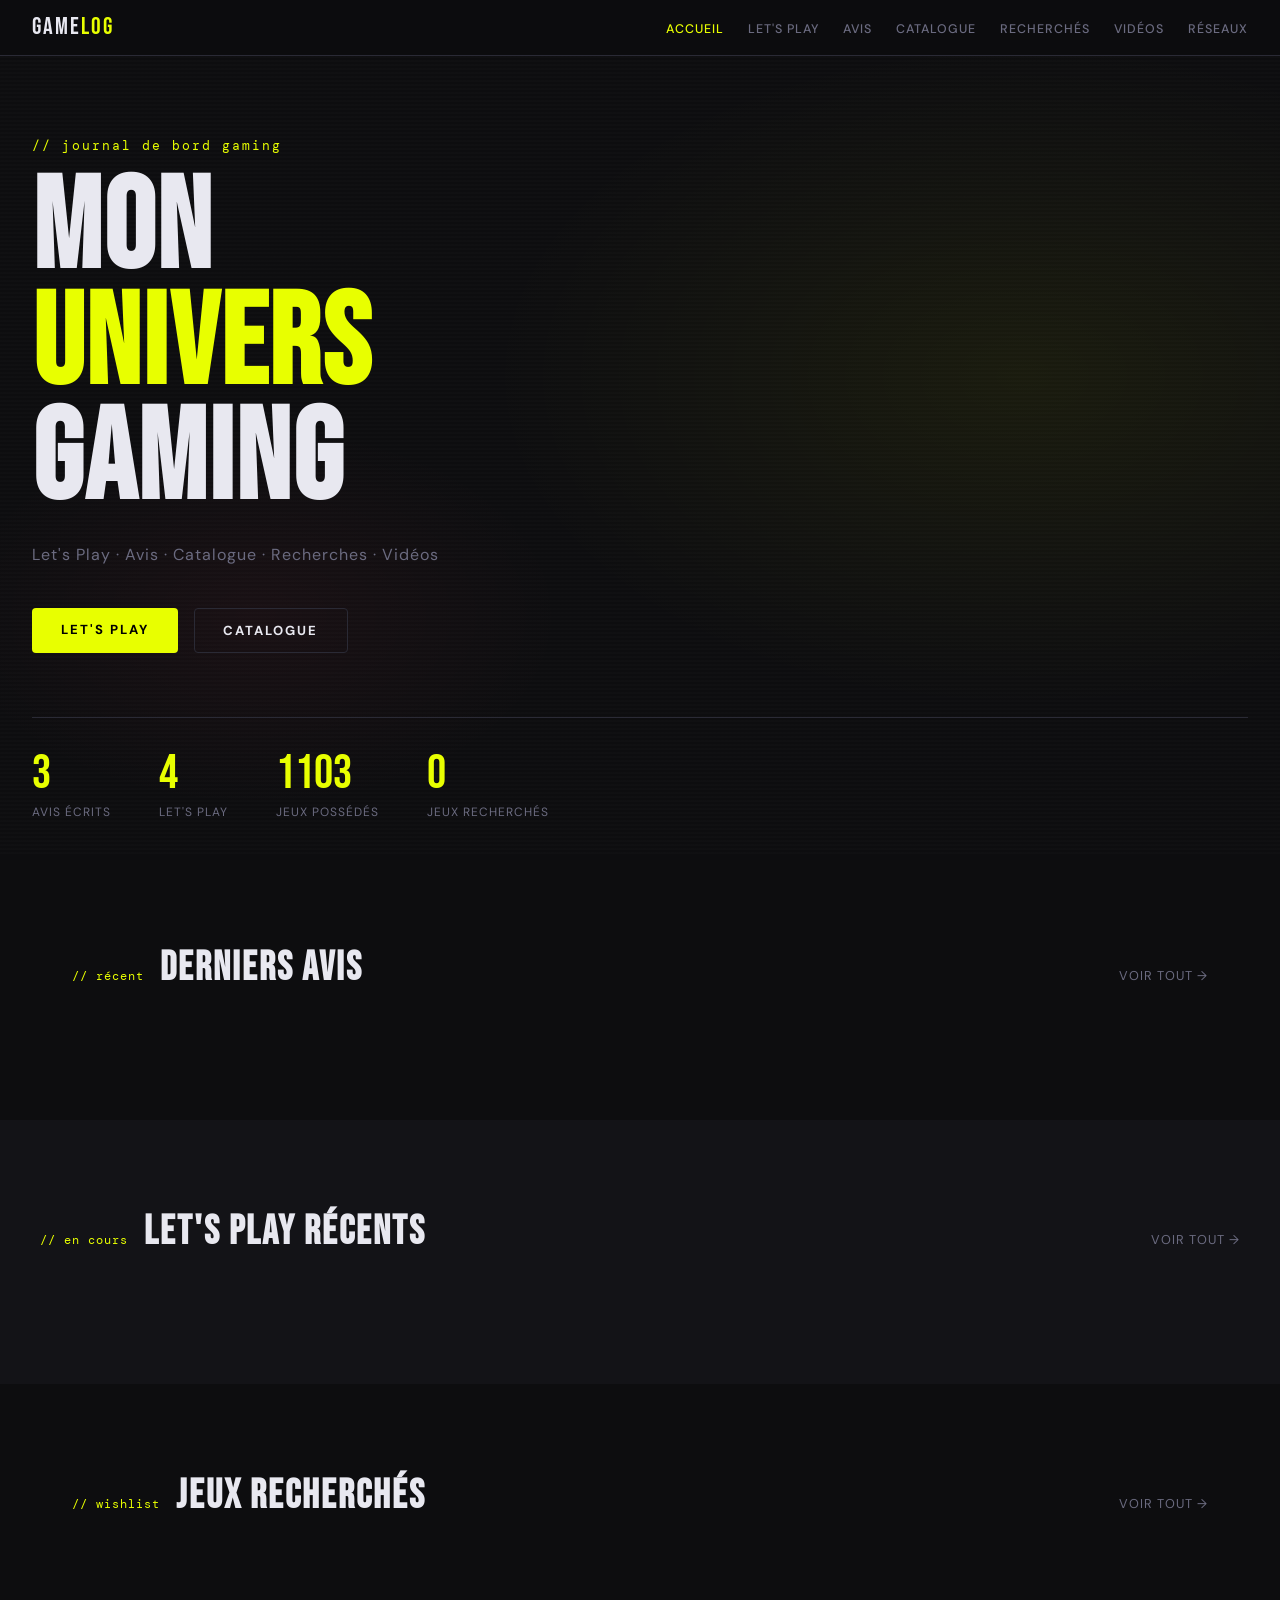
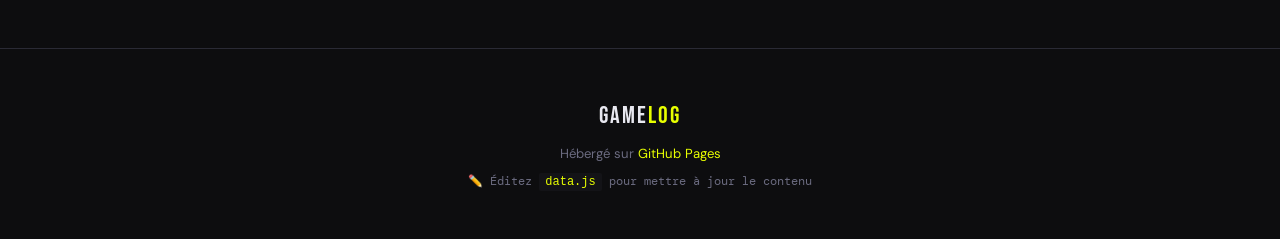
<file: index.html>
<!DOCTYPE html>
<html lang="fr">
<head>
  <meta charset="UTF-8" /><meta name="viewport" content="width=device-width, initial-scale=1.0" />
  <title>GameLog — Mon univers gaming</title>
  <link rel="preconnect" href="https://fonts.googleapis.com" />
  <link href="https://fonts.googleapis.com/css2?family=Bebas+Neue&family=DM+Sans:wght@300;400;500;700&family=DM+Mono:wght@400;500&display=swap" rel="stylesheet" />
  <link rel="stylesheet" href="style.css" />
</head>
<body data-page="accueil">
  <nav class="navbar">
    <a href="index.html" class="logo">GAME<span>LOG</span></a>
    <ul class="nav-links" id="nav-links">
      <li><a href="index.html" class="active">Accueil</a></li>
      <li><a href="letsplay.html">Let's Play</a></li>
      <li><a href="avis.html">Avis</a></li>
      <li><a href="catalogue.html">Catalogue</a></li>
      <li><a href="recherches.html">Recherchés</a></li>
      <li><a href="videos.html">Vidéos</a></li>
      <li><a href="reseaux.html">Réseaux</a></li>
    </ul>
    <button class="nav-toggle" onclick="toggleMenu()">☰</button>
  </nav>
  <header class="hero">
    <div class="hero-bg"><div class="scanline"></div></div>
    <div class="hero-content">
      <p class="hero-tag">// journal de bord gaming</p>
      <h1>MON<br><span class="accent">UNIVERS</span><br>GAMING</h1>
      <p class="hero-sub">Let's Play · Avis · Catalogue · Recherches · Vidéos</p>
      <div class="hero-cta">
        <a href="letsplay.html" class="btn btn-primary">Let's Play</a>
        <a href="catalogue.html" class="btn btn-ghost">Catalogue</a>
      </div>
    </div>
    <div class="hero-stats">
      <div class="stat"><span class="stat-num" id="cnt-avis">0</span><span class="stat-label">Avis écrits</span></div>
      <div class="stat"><span class="stat-num" id="cnt-lp">0</span><span class="stat-label">Let's Play</span></div>
      <div class="stat"><span class="stat-num" id="cnt-jeux">0</span><span class="stat-label">Jeux possédés</span></div>
      <div class="stat"><span class="stat-num" id="cnt-rech">0</span><span class="stat-label">Jeux recherchés</span></div>
    </div>
  </header>
  <section class="section">
    <div class="section-header">
      <span class="section-tag">// récent</span><h2>Derniers avis</h2>
      <a href="avis.html" class="see-all">Voir tout →</a>
    </div>
    <div class="cards-grid" id="recent-avis"></div>
  </section>
  <section class="section-dark">
    <div class="section-header" style="max-width:1200px;margin:0 auto 2.5rem">
      <span class="section-tag">// en cours</span><h2>Let's Play récents</h2>
      <a href="letsplay.html" class="see-all">Voir tout →</a>
    </div>
    <div class="lp-list" id="recent-lp" style="max-width:1200px;margin:0 auto"></div>
  </section>
  <section class="section">
    <div class="section-header">
      <span class="section-tag">// wishlist</span><h2>Jeux recherchés</h2>
      <a href="recherches.html" class="see-all">Voir tout →</a>
    </div>
    <div class="recherches-grid" id="recent-rech"></div>
  </section>
  <footer class="footer">
    <p class="logo">GAME<span>LOG</span></p>
    <p>Hébergé sur <a href="https://pages.github.com/" target="_blank">GitHub Pages</a></p>
    <p class="footer-edit">✏️ Éditez <code>data.js</code> pour mettre à jour le contenu</p>
  </footer>
  <script src="data.js?v=bc06e88"></script><script src="app.js?v=bc06e88"></script>
</body>
</html>
</file>
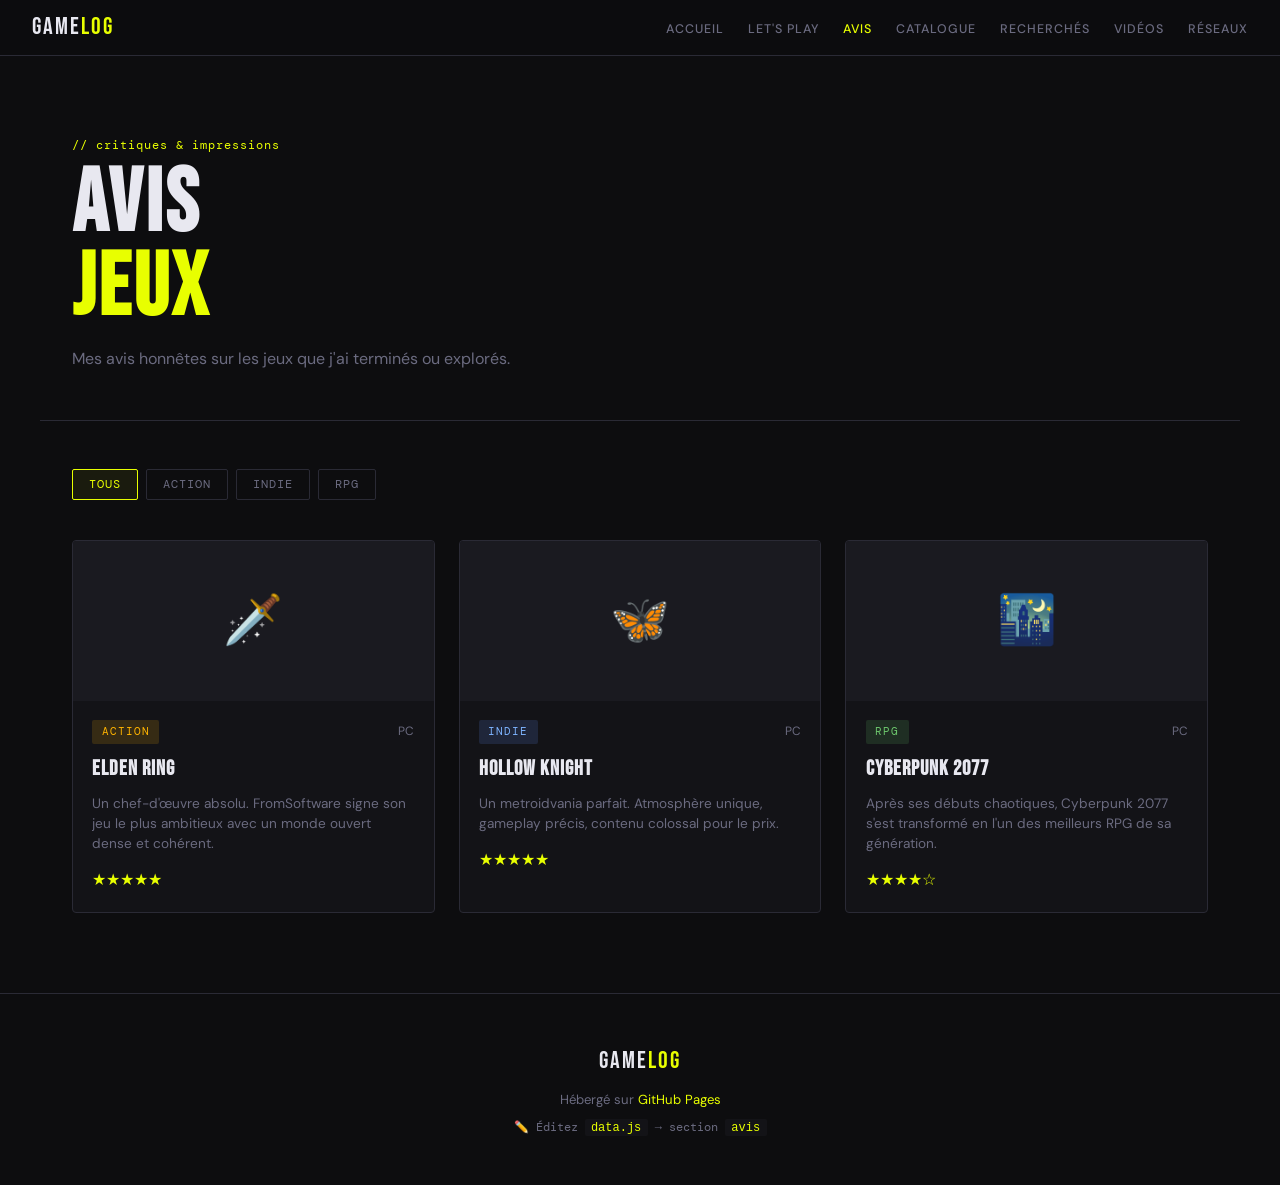
<file: avis.html>
<!DOCTYPE html>
<html lang="fr">
<head>
  <meta charset="UTF-8" /><meta name="viewport" content="width=device-width, initial-scale=1.0" />
  <title>Avis — GameLog</title>
  <link rel="preconnect" href="https://fonts.googleapis.com" />
  <link href="https://fonts.googleapis.com/css2?family=Bebas+Neue&family=DM+Sans:wght@300;400;500;700&family=DM+Mono:wght@400;500&display=swap" rel="stylesheet" />
  <link rel="stylesheet" href="style.css" />
</head>
<body data-page="avis">
  <nav class="navbar">
    <a href="index.html" class="logo">GAME<span>LOG</span></a>
    <ul class="nav-links" id="nav-links">
      <li><a href="index.html">Accueil</a></li>
      <li><a href="letsplay.html">Let's Play</a></li>
      <li><a href="avis.html" class="active">Avis</a></li>
      <li><a href="catalogue.html">Catalogue</a></li>
      <li><a href="recherches.html">Recherchés</a></li>
      <li><a href="videos.html">Vidéos</a></li>
      <li><a href="reseaux.html">Réseaux</a></li>
    </ul>
    <button class="nav-toggle" onclick="toggleMenu()">☰</button>
  </nav>
  <div class="page-hero">
    <span class="hero-tag section-tag">// critiques & impressions</span>
    <h1>AVIS<br><span class="accent">JEUX</span></h1>
    <p>Mes avis honnêtes sur les jeux que j'ai terminés ou explorés.</p>
  </div>
  <div class="page-content">
    <div class="filters" id="avis-filters"></div>
    <div class="cards-grid" id="avis-grid"></div>
  </div>
  <footer class="footer">
    <p class="logo">GAME<span>LOG</span></p>
    <p>Hébergé sur <a href="https://pages.github.com/" target="_blank">GitHub Pages</a></p>
    <p class="footer-edit">✏️ Éditez <code>data.js</code> → section <code>avis</code></p>
  </footer>
  <script src="data.js?v=bc06e88"></script><script src="app.js?v=bc06e88"></script>
</body>
</html>
</file>
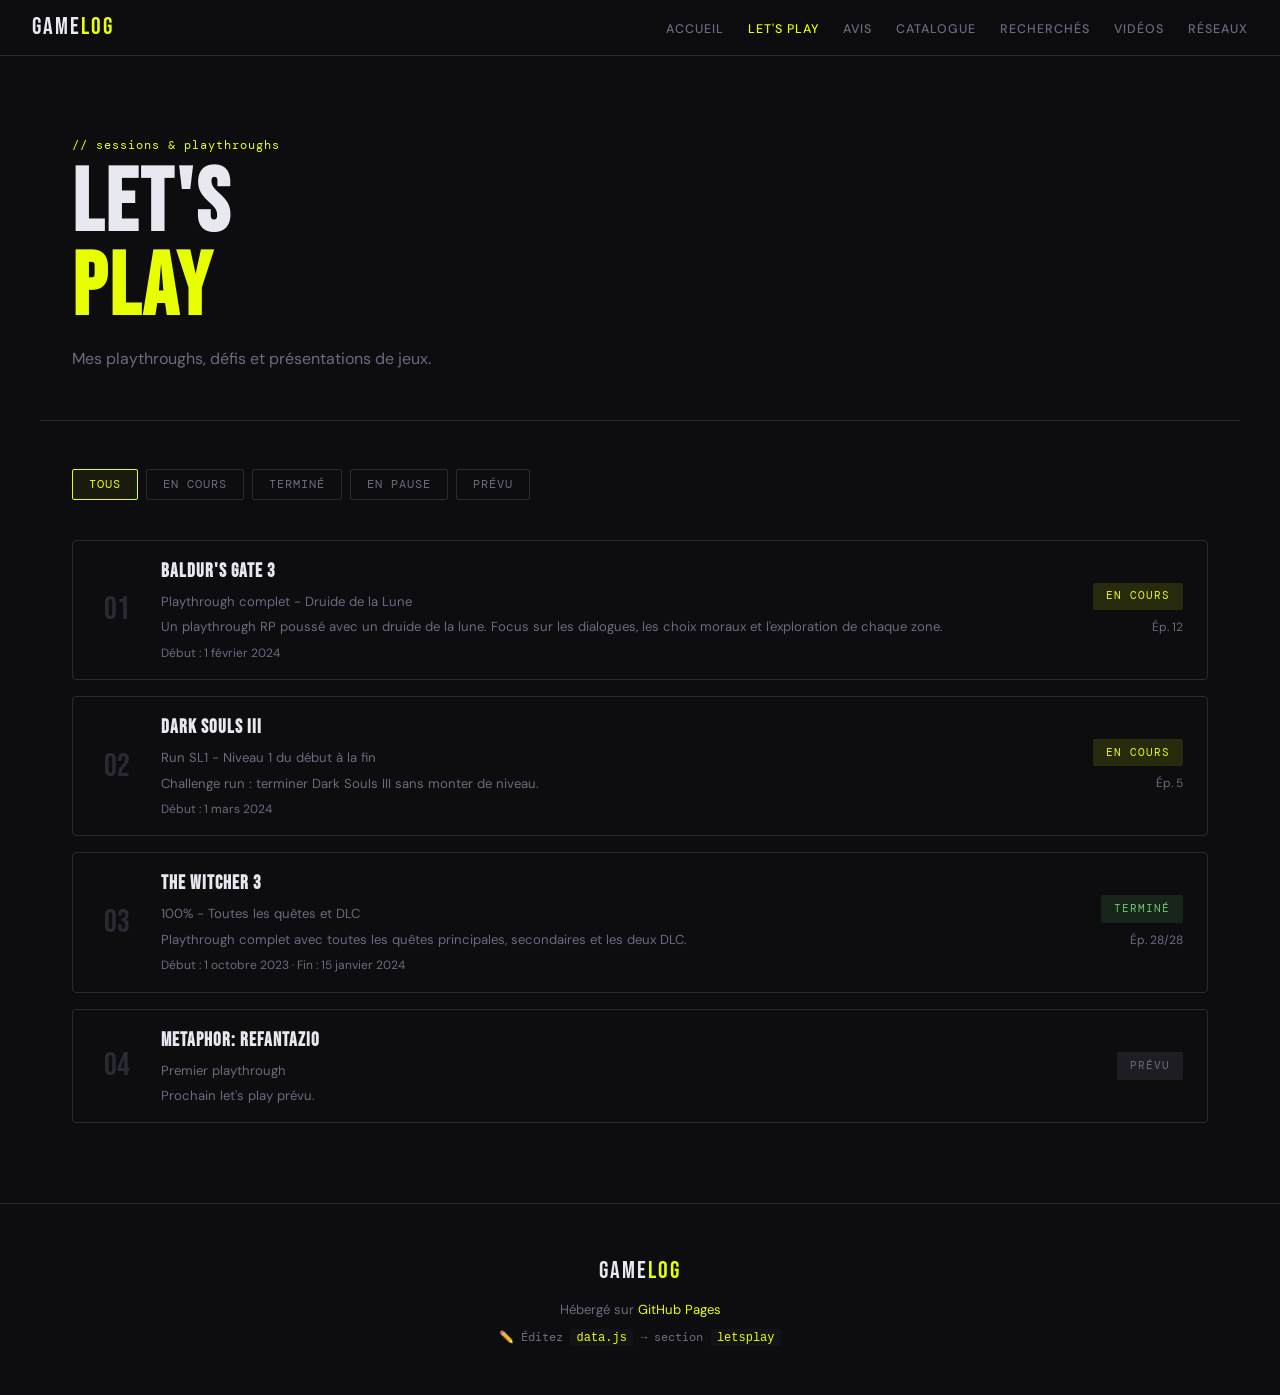
<file: letsplay.html>
<!DOCTYPE html>
<html lang="fr">
<head>
  <meta charset="UTF-8" /><meta name="viewport" content="width=device-width, initial-scale=1.0" />
  <title>Let's Play — GameLog</title>
  <link rel="preconnect" href="https://fonts.googleapis.com" />
  <link href="https://fonts.googleapis.com/css2?family=Bebas+Neue&family=DM+Sans:wght@300;400;500;700&family=DM+Mono:wght@400;500&display=swap" rel="stylesheet" />
  <link rel="stylesheet" href="style.css" />
</head>
<body data-page="letsplay">
  <nav class="navbar">
    <a href="index.html" class="logo">GAME<span>LOG</span></a>
    <ul class="nav-links" id="nav-links">
      <li><a href="index.html">Accueil</a></li>
      <li><a href="letsplay.html" class="active">Let's Play</a></li>
      <li><a href="avis.html">Avis</a></li>
      <li><a href="catalogue.html">Catalogue</a></li>
      <li><a href="recherches.html">Recherchés</a></li>
      <li><a href="videos.html">Vidéos</a></li>
      <li><a href="reseaux.html">Réseaux</a></li>
    </ul>
    <button class="nav-toggle" onclick="toggleMenu()">☰</button>
  </nav>
  <div class="page-hero">
    <span class="hero-tag section-tag">// sessions & playthroughs</span>
    <h1>LET'S<br><span class="accent">PLAY</span></h1>
    <p>Mes playthroughs, défis et présentations de jeux.</p>
  </div>
  <div class="page-content">
    <div class="filters" id="lp-filters"></div>
    <div class="lp-list" id="lp-grid"></div>
  </div>
  <footer class="footer">
    <p class="logo">GAME<span>LOG</span></p>
    <p>Hébergé sur <a href="https://pages.github.com/" target="_blank">GitHub Pages</a></p>
    <p class="footer-edit">✏️ Éditez <code>data.js</code> → section <code>letsplay</code></p>
  </footer>
  <script src="data.js?v=bc06e88"></script><script src="app.js?v=bc06e88"></script>
</body>
</html>
</file>
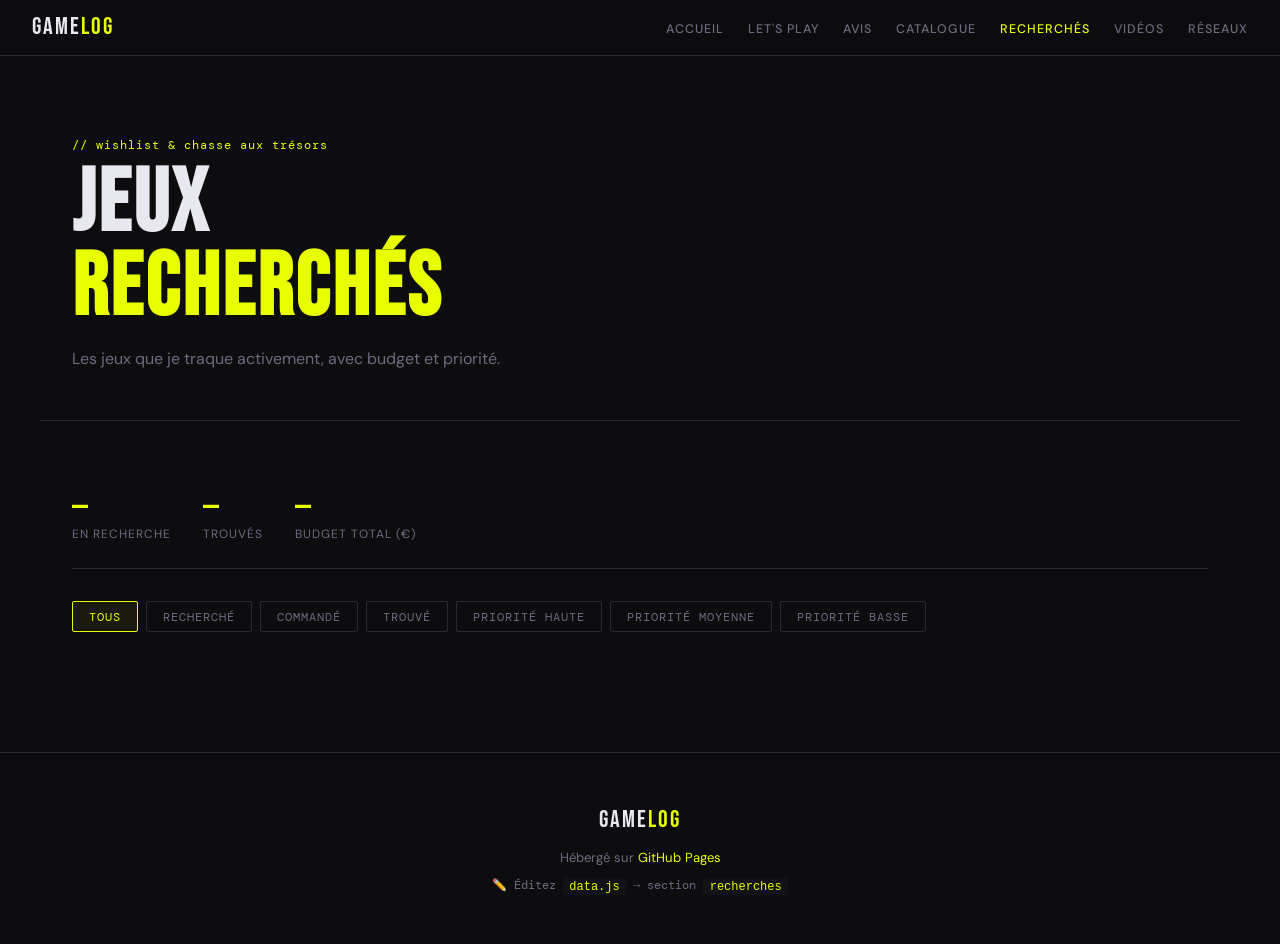
<file: recherches.html>
<!DOCTYPE html>
<html lang="fr">
<head>
  <meta charset="UTF-8" /><meta name="viewport" content="width=device-width, initial-scale=1.0" />
  <title>Jeux Recherchés — GameLog</title>
  <link rel="preconnect" href="https://fonts.googleapis.com" />
  <link href="https://fonts.googleapis.com/css2?family=Bebas+Neue&family=DM+Sans:wght@300;400;500;700&family=DM+Mono:wght@400;500&display=swap" rel="stylesheet" />
  <link rel="stylesheet" href="style.css" />
</head>
<body data-page="recherches">
  <nav class="navbar">
    <a href="index.html" class="logo">GAME<span>LOG</span></a>
    <ul class="nav-links" id="nav-links">
      <li><a href="index.html">Accueil</a></li>
      <li><a href="letsplay.html">Let's Play</a></li>
      <li><a href="avis.html">Avis</a></li>
      <li><a href="catalogue.html">Catalogue</a></li>
      <li><a href="recherches.html" class="active">Recherchés</a></li>
      <li><a href="videos.html">Vidéos</a></li>
      <li><a href="reseaux.html">Réseaux</a></li>
    </ul>
    <button class="nav-toggle" onclick="toggleMenu()">☰</button>
  </nav>
  <div class="page-hero">
    <span class="hero-tag section-tag">// wishlist & chasse aux trésors</span>
    <h1>JEUX<br><span class="accent">RECHERCHÉS</span></h1>
    <p>Les jeux que je traque activement, avec budget et priorité.</p>
  </div>
  <div class="page-content">
    <div class="summary-bar">
      <div class="summary-item"><div class="num" id="rech-total">—</div><div class="lbl">En recherche</div></div>
      <div class="summary-item"><div class="num" id="rech-trouves">—</div><div class="lbl">Trouvés</div></div>
      <div class="summary-item"><div class="num" id="rech-budget">—</div><div class="lbl">Budget total (€)</div></div>
    </div>
    <div class="filters" id="rech-filters"></div>
    <div class="recherches-grid" id="rech-grid"></div>
  </div>
  <footer class="footer">
    <p class="logo">GAME<span>LOG</span></p>
    <p>Hébergé sur <a href="https://pages.github.com/" target="_blank">GitHub Pages</a></p>
    <p class="footer-edit">✏️ Éditez <code>data.js</code> → section <code>recherches</code></p>
  </footer>
  <script src="data.js?v=bc06e88"></script><script src="app.js?v=bc06e88"></script>
</body>
</html>
</file>
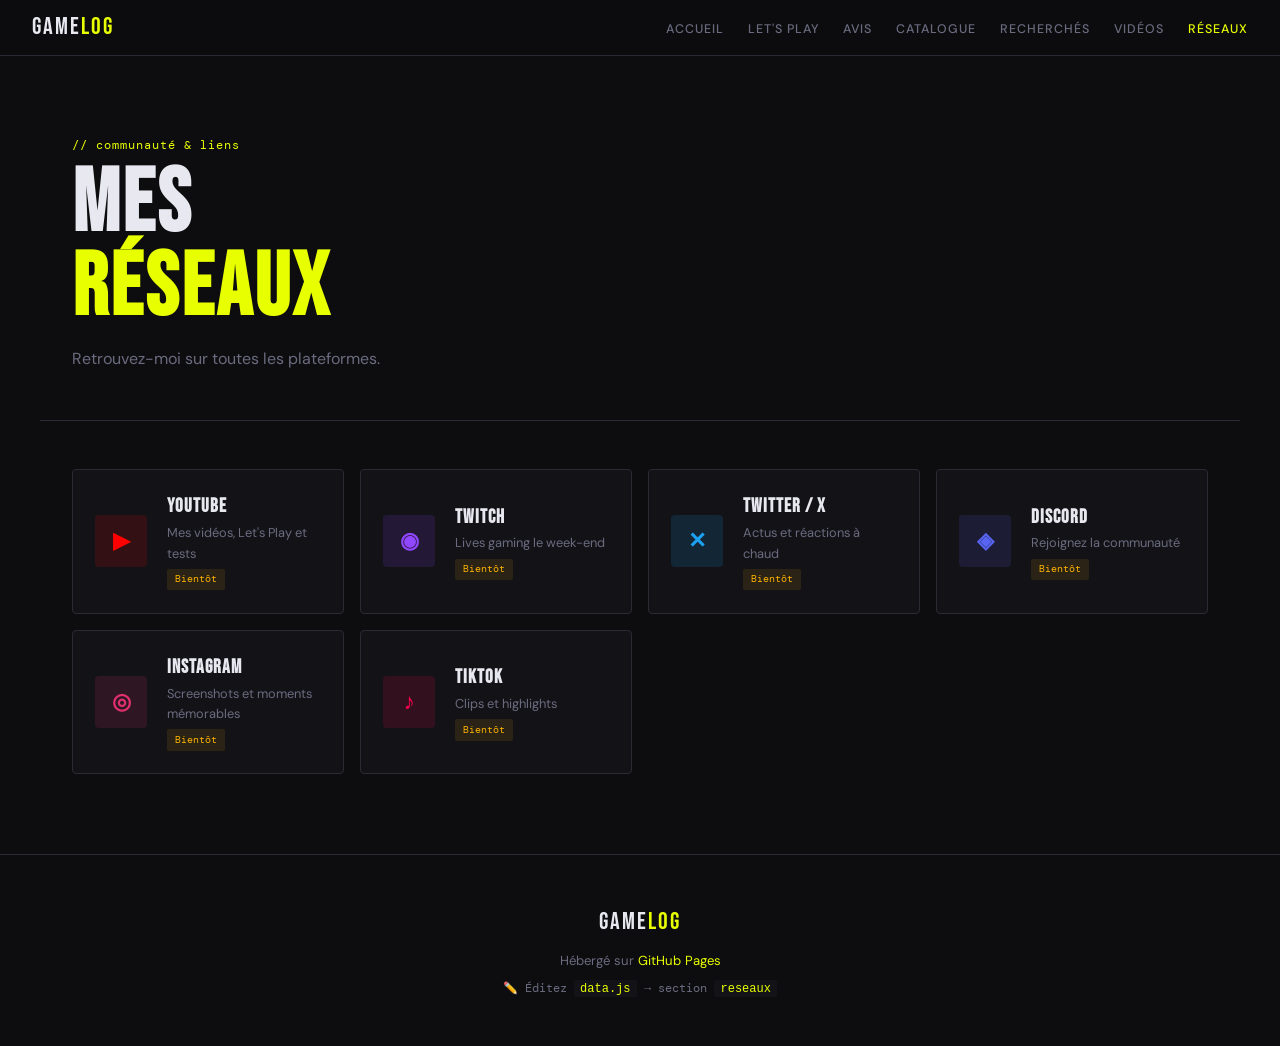
<file: reseaux.html>
<!DOCTYPE html>
<html lang="fr">
<head>
  <meta charset="UTF-8" /><meta name="viewport" content="width=device-width, initial-scale=1.0" />
  <title>Réseaux — GameLog</title>
  <link rel="preconnect" href="https://fonts.googleapis.com" />
  <link href="https://fonts.googleapis.com/css2?family=Bebas+Neue&family=DM+Sans:wght@300;400;500;700&family=DM+Mono:wght@400;500&display=swap" rel="stylesheet" />
  <link rel="stylesheet" href="style.css" />
</head>
<body data-page="reseaux">
  <nav class="navbar">
    <a href="index.html" class="logo">GAME<span>LOG</span></a>
    <ul class="nav-links" id="nav-links">
      <li><a href="index.html">Accueil</a></li>
      <li><a href="letsplay.html">Let's Play</a></li>
      <li><a href="avis.html">Avis</a></li>
      <li><a href="catalogue.html">Catalogue</a></li>
      <li><a href="recherches.html">Recherchés</a></li>
      <li><a href="videos.html">Vidéos</a></li>
      <li><a href="reseaux.html" class="active">Réseaux</a></li>
    </ul>
    <button class="nav-toggle" onclick="toggleMenu()">☰</button>
  </nav>
  <div class="page-hero">
    <span class="hero-tag section-tag">// communauté & liens</span>
    <h1>MES<br><span class="accent">RÉSEAUX</span></h1>
    <p>Retrouvez-moi sur toutes les plateformes.</p>
  </div>
  <div class="page-content">
    <div class="reseaux-grid" id="reseaux-grid"></div>
  </div>
  <footer class="footer">
    <p class="logo">GAME<span>LOG</span></p>
    <p>Hébergé sur <a href="https://pages.github.com/" target="_blank">GitHub Pages</a></p>
    <p class="footer-edit">✏️ Éditez <code>data.js</code> → section <code>reseaux</code></p>
  </footer>
  <script src="data.js?v=bc06e88"></script><script src="app.js?v=bc06e88"></script>
</body>
</html>
</file>
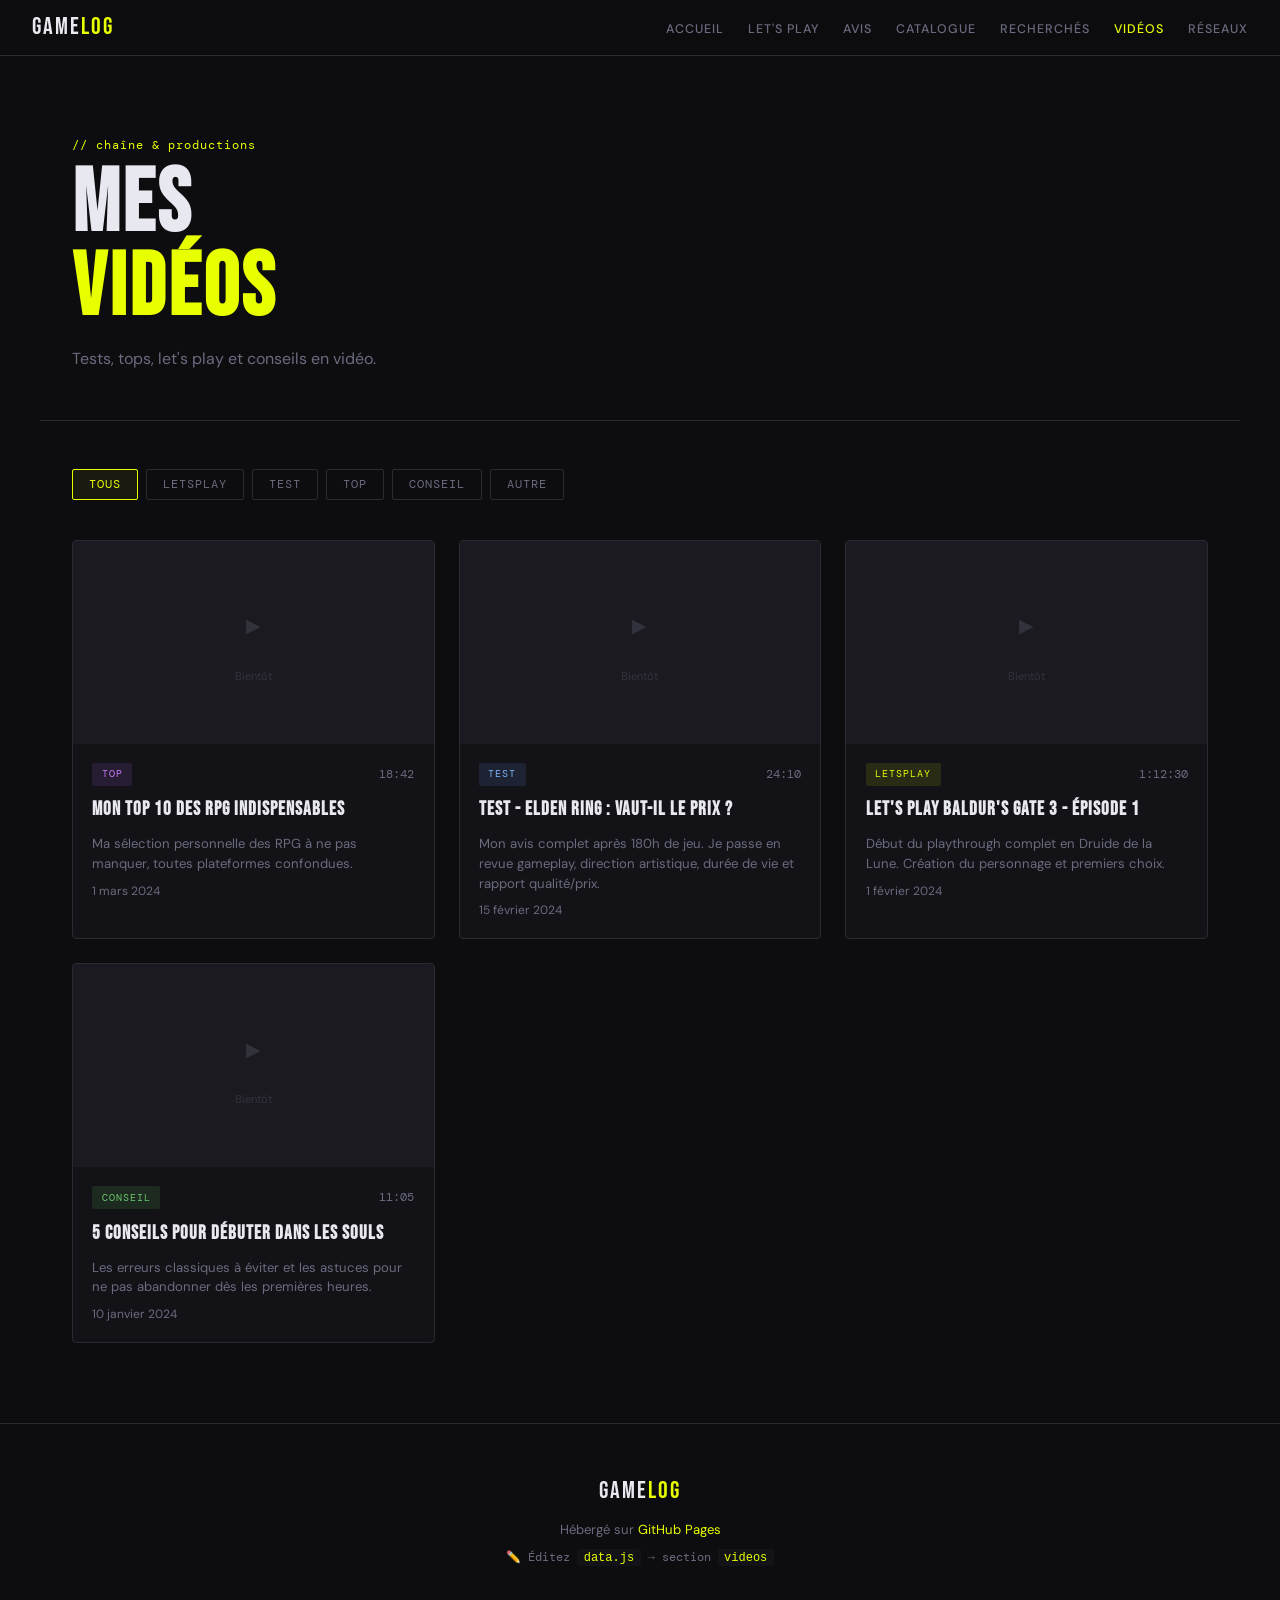
<file: videos.html>
<!DOCTYPE html>
<html lang="fr">
<head>
  <meta charset="UTF-8" /><meta name="viewport" content="width=device-width, initial-scale=1.0" />
  <title>Vidéos — GameLog</title>
  <link rel="preconnect" href="https://fonts.googleapis.com" />
  <link href="https://fonts.googleapis.com/css2?family=Bebas+Neue&family=DM+Sans:wght@300;400;500;700&family=DM+Mono:wght@400;500&display=swap" rel="stylesheet" />
  <link rel="stylesheet" href="style.css" />
</head>
<body data-page="videos">
  <nav class="navbar">
    <a href="index.html" class="logo">GAME<span>LOG</span></a>
    <ul class="nav-links" id="nav-links">
      <li><a href="index.html">Accueil</a></li>
      <li><a href="letsplay.html">Let's Play</a></li>
      <li><a href="avis.html">Avis</a></li>
      <li><a href="catalogue.html">Catalogue</a></li>
      <li><a href="recherches.html">Recherchés</a></li>
      <li><a href="videos.html" class="active">Vidéos</a></li>
      <li><a href="reseaux.html">Réseaux</a></li>
    </ul>
    <button class="nav-toggle" onclick="toggleMenu()">☰</button>
  </nav>
  <div class="page-hero">
    <span class="hero-tag section-tag">// chaîne & productions</span>
    <h1>MES<br><span class="accent">VIDÉOS</span></h1>
    <p>Tests, tops, let's play et conseils en vidéo.</p>
  </div>
  <div class="page-content">
    <div class="filters" id="vid-filters"></div>
    <div class="videos-grid" id="vid-grid"></div>
  </div>
  <footer class="footer">
    <p class="logo">GAME<span>LOG</span></p>
    <p>Hébergé sur <a href="https://pages.github.com/" target="_blank">GitHub Pages</a></p>
    <p class="footer-edit">✏️ Éditez <code>data.js</code> → section <code>videos</code></p>
  </footer>
  <script src="data.js?v=bc06e88"></script><script src="app.js?v=bc06e88"></script>
</body>
</html>
</file>
<file: style.css>
/* =====================
   VARIABLES & RESET
   ===================== */
:root {
  --bg: #0d0d0f;
  --bg2: #131317;
  --bg3: #1a1a20;
  --border: #2a2a35;
  --accent: #e8ff00;
  --accent2: #ff4d6d;
  --text: #e8e8f0;
  --text-muted: #6b6b80;
  --font-display: 'Bebas Neue', sans-serif;
  --font-body: 'DM Sans', sans-serif;
  --font-mono: 'DM Mono', monospace;
  --radius: 4px;
  --transition: 0.2s ease;
}
*, *::before, *::after { box-sizing: border-box; margin: 0; padding: 0; }
html { scroll-behavior: smooth; }
body { background: var(--bg); color: var(--text); font-family: var(--font-body); font-size: 16px; line-height: 1.6; min-height: 100vh; }
a { color: inherit; text-decoration: none; }
ul { list-style: none; }
img { max-width: 100%; border-radius: var(--radius); }

/* ── NAVBAR ── */
.navbar {
  position: sticky; top: 0; z-index: 100;
  display: flex; align-items: center; justify-content: space-between;
  padding: 0 2rem; height: 56px;
  background: rgba(13,13,15,0.95); backdrop-filter: blur(12px);
  border-bottom: 1px solid var(--border);
  gap: 1rem;
}
.logo { font-family: var(--font-display); font-size: 1.5rem; letter-spacing: 2px; color: var(--text); white-space: nowrap; }
.logo span { color: var(--accent); }
.nav-links { display: flex; gap: 1.5rem; flex-wrap: nowrap; }
.nav-links a { font-size: 0.78rem; font-weight: 500; text-transform: uppercase; letter-spacing: 1px; color: var(--text-muted); transition: color var(--transition); white-space: nowrap; }
.nav-links a:hover, .nav-links a.active { color: var(--accent); }
.nav-toggle { display: none; background: none; border: none; color: var(--text); font-size: 1.4rem; cursor: pointer; }

/* ── HERO ── */
.hero { position: relative; min-height: 88vh; display: flex; flex-direction: column; justify-content: center; padding: 5rem 2rem 2rem; overflow: hidden; }
.hero-bg { position: absolute; inset: 0; background: radial-gradient(ellipse 60% 60% at 80% 40%, rgba(232,255,0,0.06) 0%, transparent 70%), radial-gradient(ellipse 40% 40% at 20% 70%, rgba(255,77,109,0.05) 0%, transparent 60%); }
.scanline { position: absolute; inset: 0; background: repeating-linear-gradient(0deg, transparent, transparent 2px, rgba(255,255,255,0.012) 2px, rgba(255,255,255,0.012) 4px); pointer-events: none; }
.hero-content { position: relative; max-width: 700px; }
.hero-tag { font-family: var(--font-mono); font-size: 0.8rem; color: var(--accent); margin-bottom: 1rem; letter-spacing: 2px; }
.hero h1 { font-family: var(--font-display); font-size: clamp(3.5rem, 10vw, 8rem); line-height: 0.9; letter-spacing: 2px; margin-bottom: 1.5rem; }
.accent { color: var(--accent); }
.hero-sub { font-size: 1rem; color: var(--text-muted); letter-spacing: 1px; margin-bottom: 2.5rem; }
.hero-cta { display: flex; gap: 1rem; flex-wrap: wrap; }
.btn { display: inline-block; padding: 0.7rem 1.8rem; font-family: var(--font-body); font-size: 0.82rem; font-weight: 700; text-transform: uppercase; letter-spacing: 2px; border-radius: var(--radius); transition: all var(--transition); cursor: pointer; border: none; }
.btn-primary { background: var(--accent); color: #000; }
.btn-primary:hover { background: #fff; }
.btn-ghost { border: 1px solid var(--border); color: var(--text); background: transparent; }
.btn-ghost:hover { border-color: var(--accent); color: var(--accent); }
.hero-stats { position: relative; display: flex; gap: 3rem; margin-top: 4rem; padding-top: 2rem; border-top: 1px solid var(--border); flex-wrap: wrap; }
.stat-num { display: block; font-family: var(--font-display); font-size: 3rem; color: var(--accent); line-height: 1; }
.stat-label { font-size: 0.75rem; text-transform: uppercase; letter-spacing: 1px; color: var(--text-muted); }

/* ── SECTIONS ── */
.section { padding: 5rem 2rem; max-width: 1200px; margin: 0 auto; }
.section-dark { max-width: 100%; background: var(--bg2); padding: 5rem 2rem; }
.section-dark > * { max-width: 1200px; margin-left: auto; margin-right: auto; }
.section-header { display: flex; align-items: baseline; gap: 1rem; margin-bottom: 2.5rem; flex-wrap: wrap; }
.section-tag { font-family: var(--font-mono); font-size: 0.75rem; color: var(--accent); letter-spacing: 1px; }
.section-header h2 { font-family: var(--font-display); font-size: 2.5rem; letter-spacing: 2px; flex: 1; }
.see-all { font-size: 0.8rem; color: var(--text-muted); text-transform: uppercase; letter-spacing: 1px; transition: color var(--transition); }
.see-all:hover { color: var(--accent); }

/* ── TAGS GENRE ── */
.tag { font-family: var(--font-mono); font-size: 0.7rem; padding: 0.2rem 0.6rem; border-radius: 2px; background: var(--bg3); color: var(--text-muted); text-transform: uppercase; letter-spacing: 1px; }
.tag.rpg { background: rgba(100,200,100,0.15); color: #6dc76d; }
.tag.fps { background: rgba(255,77,109,0.15); color: var(--accent2); }
.tag.indie { background: rgba(100,150,255,0.15); color: #7eb4ff; }
.tag.action { background: rgba(255,180,0,0.15); color: #ffb400; }
.tag.aventure { background: rgba(180,100,255,0.15); color: #c87aff; }
.tag.strategie { background: rgba(0,200,200,0.15); color: #00c8c8; }
.tag.simulation { background: rgba(255,150,0,0.15); color: #ff9600; }
.tag.sport { background: rgba(0,200,100,0.15); color: #00c864; }
.tag.horreur { background: rgba(120,0,0,0.3); color: #ff6060; }
.tag.plateforme { background: rgba(200,100,0,0.15); color: #c87832; }

/* ── CARDS GRID ── */
.cards-grid { display: grid; grid-template-columns: repeat(auto-fill, minmax(300px, 1fr)); gap: 1.5rem; }
.card { background: var(--bg2); border: 1px solid var(--border); border-radius: var(--radius); overflow: hidden; transition: border-color var(--transition), transform var(--transition); cursor: pointer; }
.card:hover { border-color: var(--accent); transform: translateY(-3px); }
.card-cover { width: 100%; height: 160px; object-fit: cover; }
.card-cover-placeholder { width: 100%; height: 160px; background: var(--bg3); display: flex; align-items: center; justify-content: center; font-size: 3rem; }
.card-body { padding: 1.2rem; }
.card-meta { display: flex; justify-content: space-between; align-items: center; margin-bottom: 0.5rem; }
.card h3 { font-family: var(--font-display); font-size: 1.3rem; letter-spacing: 1px; margin-bottom: 0.5rem; }
.card p { font-size: 0.85rem; color: var(--text-muted); line-height: 1.5; display: -webkit-box; -webkit-line-clamp: 3; -webkit-box-orient: vertical; overflow: hidden; }
.note { display: flex; gap: 2px; margin-top: 0.8rem; font-size: 1rem; color: var(--accent); }

/* ── LP LIST ── */
.lp-list { display: flex; flex-direction: column; gap: 1rem; }
.lp-item { display: flex; gap: 1.5rem; align-items: center; padding: 1rem 1.5rem; background: var(--bg); border: 1px solid var(--border); border-radius: var(--radius); transition: border-color var(--transition); }
.lp-item:hover { border-color: var(--accent); }
.lp-num { font-family: var(--font-display); font-size: 2rem; color: var(--border); min-width: 40px; text-align: center; }
.lp-info { flex: 1; }
.lp-info h3 { font-family: var(--font-display); font-size: 1.2rem; letter-spacing: 1px; margin-bottom: 0.2rem; }
.lp-info p { font-size: 0.82rem; color: var(--text-muted); }
.lp-status { font-family: var(--font-mono); font-size: 0.7rem; padding: 0.3rem 0.8rem; border-radius: 2px; text-transform: uppercase; letter-spacing: 1px; white-space: nowrap; }
.lp-status.en-cours { background: rgba(232,255,0,0.12); color: var(--accent); }
.lp-status.termine { background: rgba(100,200,100,0.12); color: #6dc76d; }
.lp-status.en-pause { background: rgba(255,180,0,0.12); color: #ffb400; }
.lp-status.prevu { background: rgba(150,150,180,0.12); color: var(--text-muted); }

/* ── PAGE LAYOUT ── */
.page-hero { padding: 5rem 2rem 3rem; max-width: 1200px; margin: 0 auto; border-bottom: 1px solid var(--border); margin-bottom: 3rem; }
.page-hero .hero-tag { display: block; margin-bottom: 0.5rem; }
.page-hero h1 { font-family: var(--font-display); font-size: clamp(2.5rem, 7vw, 5.5rem); letter-spacing: 3px; line-height: 0.95; }
.page-hero p { color: var(--text-muted); margin-top: 1rem; max-width: 500px; }
.page-content { max-width: 1200px; margin: 0 auto; padding: 0 2rem 5rem; }

/* ── FILTERS ── */
.filters { display: flex; gap: 0.5rem; flex-wrap: wrap; margin-bottom: 2.5rem; }
.filter-btn { font-family: var(--font-mono); font-size: 0.75rem; padding: 0.4rem 1rem; border-radius: 2px; border: 1px solid var(--border); background: transparent; color: var(--text-muted); cursor: pointer; text-transform: uppercase; letter-spacing: 1px; transition: all var(--transition); }
.filter-btn:hover, .filter-btn.active { border-color: var(--accent); color: var(--accent); background: rgba(232,255,0,0.06); }

/* ── SEARCH ── */
.search-bar { display: flex; gap: 0.75rem; margin-bottom: 2rem; }
.search-bar input { flex: 1; padding: 0.7rem 1rem; background: var(--bg2); border: 1px solid var(--border); border-radius: var(--radius); color: var(--text); font-family: var(--font-mono); font-size: 0.85rem; outline: none; transition: border-color var(--transition); }
.search-bar input:focus { border-color: var(--accent); }
.search-bar input::placeholder { color: var(--text-muted); }

/* ── CATALOGUE TABLE ── */
.catalogue-table { width: 100%; border-collapse: collapse; font-size: 0.88rem; }
.catalogue-table thead tr { border-bottom: 1px solid var(--border); }
.catalogue-table th { font-family: var(--font-mono); font-size: 0.7rem; text-transform: uppercase; letter-spacing: 1px; color: var(--text-muted); padding: 0.75rem 1rem; text-align: left; cursor: pointer; user-select: none; white-space: nowrap; }
.catalogue-table th:hover { color: var(--accent); }
.catalogue-table tbody tr { border-bottom: 1px solid var(--border); transition: background var(--transition); }
.catalogue-table tbody tr:hover { background: var(--bg2); }
.catalogue-table td { padding: 0.85rem 1rem; vertical-align: middle; }
.status-badge { font-family: var(--font-mono); font-size: 0.65rem; padding: 0.2rem 0.6rem; border-radius: 2px; text-transform: uppercase; letter-spacing: 1px; }
.status-badge.termine { background: rgba(100,200,100,0.12); color: #6dc76d; }
.status-badge.en-cours { background: rgba(232,255,0,0.1); color: var(--accent); }
.status-badge.backlog { background: rgba(150,150,180,0.1); color: var(--text-muted); }
.status-badge.abandonne { background: rgba(255,77,109,0.1); color: var(--accent2); }
.status-badge.platine { background: rgba(180,130,255,0.15); color: #c87aff; }
.status-badge.possede { background: rgba(100,150,255,0.12); color: #7eb4ff; }

/* ── RECHERCHES ── */
.recherches-grid { display: grid; grid-template-columns: repeat(auto-fill, minmax(280px, 1fr)); gap: 1rem; }
.recherche-card { background: var(--bg2); border: 1px solid var(--border); border-radius: var(--radius); padding: 1.4rem; transition: border-color var(--transition); }
.recherche-card:hover { border-color: var(--accent); }
.recherche-card h3 { font-family: var(--font-display); font-size: 1.3rem; letter-spacing: 1px; margin-bottom: 0.4rem; }
.recherche-card .meta { font-size: 0.78rem; color: var(--text-muted); margin-bottom: 0.8rem; }
.recherche-card .note-text { font-size: 0.82rem; color: var(--text-muted); margin-top: 0.6rem; font-style: italic; border-left: 2px solid var(--border); padding-left: 0.8rem; }
.priorite-badge { font-family: var(--font-mono); font-size: 0.65rem; padding: 0.2rem 0.6rem; border-radius: 2px; text-transform: uppercase; letter-spacing: 1px; }
.priorite-badge.haute { background: rgba(255,77,109,0.15); color: var(--accent2); }
.priorite-badge.moyenne { background: rgba(255,180,0,0.12); color: #ffb400; }
.priorite-badge.basse { background: rgba(150,150,180,0.1); color: var(--text-muted); }
.statut-rech { font-family: var(--font-mono); font-size: 0.65rem; padding: 0.2rem 0.6rem; border-radius: 2px; text-transform: uppercase; letter-spacing: 1px; }
.statut-rech.recherche { background: rgba(232,255,0,0.08); color: var(--accent); }
.statut-rech.trouve { background: rgba(100,200,100,0.12); color: #6dc76d; }
.statut-rech.commande { background: rgba(100,150,255,0.12); color: #7eb4ff; }

/* ── VIDÉOS ── */
.videos-grid { display: grid; grid-template-columns: repeat(auto-fill, minmax(320px, 1fr)); gap: 1.5rem; }
.video-card { background: var(--bg2); border: 1px solid var(--border); border-radius: var(--radius); overflow: hidden; transition: border-color var(--transition), transform var(--transition); }
.video-card:hover { border-color: var(--accent); transform: translateY(-2px); }
.video-thumb { width: 100%; aspect-ratio: 16/9; background: var(--bg3); display: flex; align-items: center; justify-content: center; font-size: 3rem; position: relative; overflow: hidden; }
.video-thumb iframe { width: 100%; height: 100%; border: none; position: absolute; inset: 0; }
.video-thumb .play-placeholder { display: flex; flex-direction: column; align-items: center; gap: 0.5rem; }
.video-thumb .play-btn { width: 56px; height: 56px; background: var(--accent); border-radius: 50%; display: flex; align-items: center; justify-content: center; font-size: 1.2rem; color: #000; text-decoration: none; transition: transform var(--transition); }
.video-thumb .play-btn:hover { transform: scale(1.1); }
.video-thumb .no-link { opacity: 0.3; }
.video-body { padding: 1.2rem; }
.video-body h3 { font-family: var(--font-display); font-size: 1.2rem; letter-spacing: 1px; margin-bottom: 0.5rem; }
.video-body p { font-size: 0.82rem; color: var(--text-muted); line-height: 1.5; }
.video-meta { display: flex; justify-content: space-between; align-items: center; margin-bottom: 0.6rem; }
.video-duree { font-family: var(--font-mono); font-size: 0.75rem; color: var(--text-muted); }
.video-type { font-family: var(--font-mono); font-size: 0.65rem; padding: 0.2rem 0.6rem; border-radius: 2px; text-transform: uppercase; letter-spacing: 1px; }
.video-type.letsplay { background: rgba(232,255,0,0.1); color: var(--accent); }
.video-type.test { background: rgba(100,150,255,0.12); color: #7eb4ff; }
.video-type.top { background: rgba(180,100,255,0.12); color: #c87aff; }
.video-type.conseil { background: rgba(100,200,100,0.12); color: #6dc76d; }
.video-type.autre { background: var(--bg3); color: var(--text-muted); }

/* ── RÉSEAUX ── */
.reseaux-grid { display: grid; grid-template-columns: repeat(auto-fill, minmax(260px, 1fr)); gap: 1rem; }
.reseau-card { display: flex; align-items: center; gap: 1.2rem; padding: 1.4rem; background: var(--bg2); border: 1px solid var(--border); border-radius: var(--radius); transition: all var(--transition); text-decoration: none; color: var(--text); }
.reseau-card:hover { transform: translateY(-2px); }
.reseau-card.inactive { opacity: 0.35; cursor: default; pointer-events: none; }
.reseau-icone { width: 52px; height: 52px; border-radius: var(--radius); display: flex; align-items: center; justify-content: center; font-size: 1.4rem; font-weight: bold; flex-shrink: 0; }
.reseau-info h3 { font-family: var(--font-display); font-size: 1.2rem; letter-spacing: 1px; }
.reseau-info p { font-size: 0.8rem; color: var(--text-muted); }
.reseau-badge { font-family: var(--font-mono); font-size: 0.65rem; padding: 0.15rem 0.5rem; border-radius: 2px; margin-top: 0.3rem; display: inline-block; }
.reseau-badge.actif { background: rgba(100,200,100,0.12); color: #6dc76d; }
.reseau-badge.bientot { background: rgba(255,180,0,0.1); color: #ffb400; }

/* ── SUMMARY BAR ── */
.summary-bar { display: flex; gap: 2rem; padding: 1.5rem 0; margin-bottom: 2rem; border-bottom: 1px solid var(--border); flex-wrap: wrap; }
.summary-item .num { font-family: var(--font-display); font-size: 2rem; color: var(--accent); line-height: 1; }
.summary-item .lbl { font-size: 0.75rem; color: var(--text-muted); text-transform: uppercase; letter-spacing: 1px; }

/* ── MODAL ── */
.modal-overlay { position: fixed; inset: 0; background: rgba(0,0,0,0.85); z-index: 200; display: flex; align-items: center; justify-content: center; padding: 1rem; opacity: 0; pointer-events: none; transition: opacity 0.2s; }
.modal-overlay.open { opacity: 1; pointer-events: all; }
.modal { background: var(--bg2); border: 1px solid var(--border); border-radius: var(--radius); max-width: 650px; width: 100%; max-height: 90vh; overflow-y: auto; padding: 2.5rem; position: relative; transform: translateY(20px); transition: transform 0.2s; }
.modal-overlay.open .modal { transform: translateY(0); }
.modal-close { position: absolute; top: 1.2rem; right: 1.2rem; background: none; border: none; color: var(--text-muted); font-size: 1.4rem; cursor: pointer; line-height: 1; }
.modal-close:hover { color: var(--accent); }
.modal-tag { display: block; margin-bottom: 0.5rem; }
.modal h2 { font-family: var(--font-display); font-size: 2.2rem; letter-spacing: 2px; margin-bottom: 0.5rem; }
.modal .modal-meta { font-size: 0.8rem; color: var(--text-muted); margin-bottom: 1.5rem; }
.modal .modal-body { line-height: 1.8; color: var(--text); white-space: pre-wrap; }
.modal .note { font-size: 1.2rem; margin-bottom: 1rem; }

/* ── FOOTER ── */
.footer { text-align: center; padding: 3rem 1rem; border-top: 1px solid var(--border); font-size: 0.82rem; color: var(--text-muted); display: flex; flex-direction: column; gap: 0.5rem; }
.footer .logo { font-family: var(--font-display); font-size: 1.5rem; color: var(--text); }
.footer a { color: var(--accent); }
.footer-edit { font-family: var(--font-mono); font-size: 0.75rem; }
.footer code { background: var(--bg2); padding: 0.1rem 0.4rem; border-radius: 2px; color: var(--accent); }

/* ── ANIMATIONS ── */
@keyframes fadeUp { from { opacity: 0; transform: translateY(20px); } to { opacity: 1; transform: translateY(0); } }
.hero-content { animation: fadeUp 0.6s ease both; }
.hero-stats { animation: fadeUp 0.6s ease 0.15s both; }
.card, .lp-item, .recherche-card, .video-card, .reseau-card { animation: fadeUp 0.4s ease both; }

/* ── RESPONSIVE ── */
@media (max-width: 900px) {
  .nav-links { display: none; flex-direction: column; position: absolute; top: 56px; left: 0; right: 0; background: var(--bg); padding: 1rem 2rem; border-bottom: 1px solid var(--border); z-index: 99; }
  .nav-links.open { display: flex; }
  .nav-toggle { display: block; }
  .navbar { position: relative; }
}
@media (max-width: 600px) {
  .hero-stats { gap: 1.5rem; }
  .stat-num { font-size: 2rem; }
  .lp-num { display: none; }
  .catalogue-table th:nth-child(4), .catalogue-table td:nth-child(4) { display: none; }
  .summary-bar { gap: 1rem; }
}
</file>
